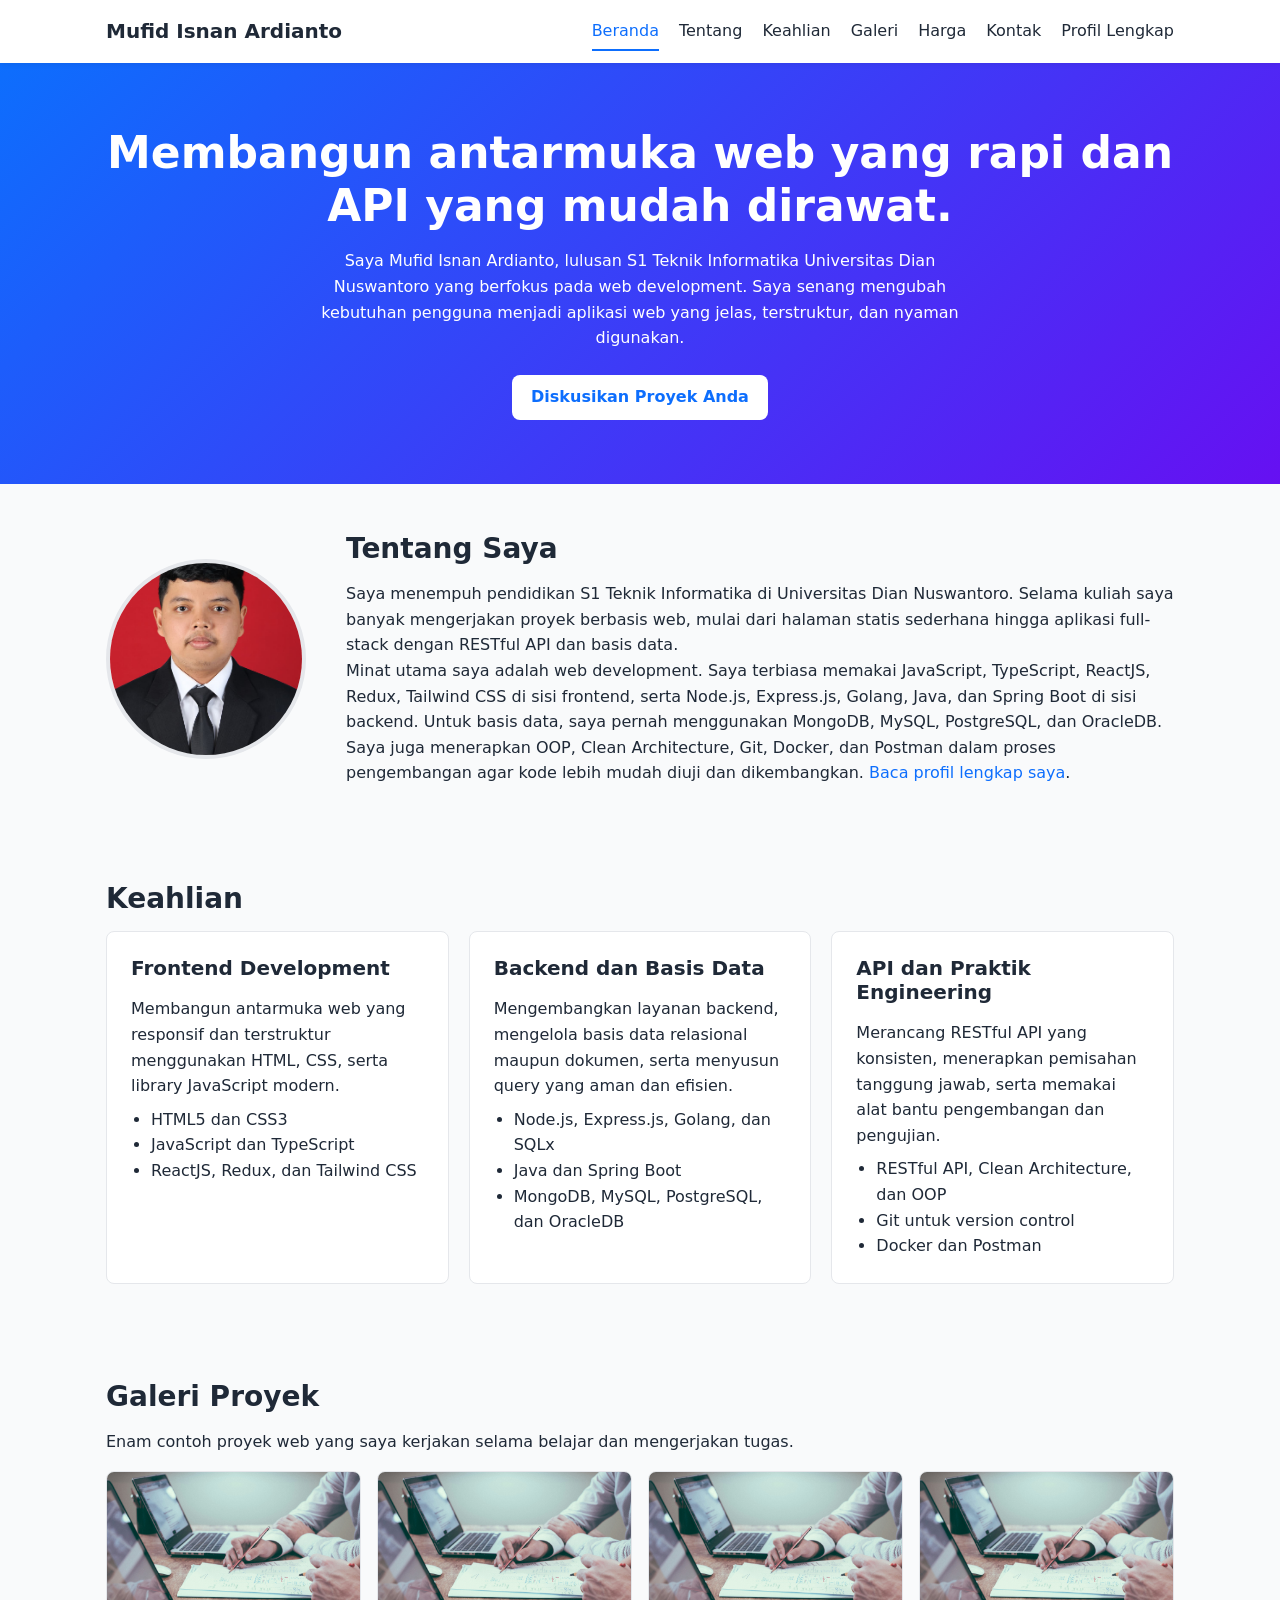
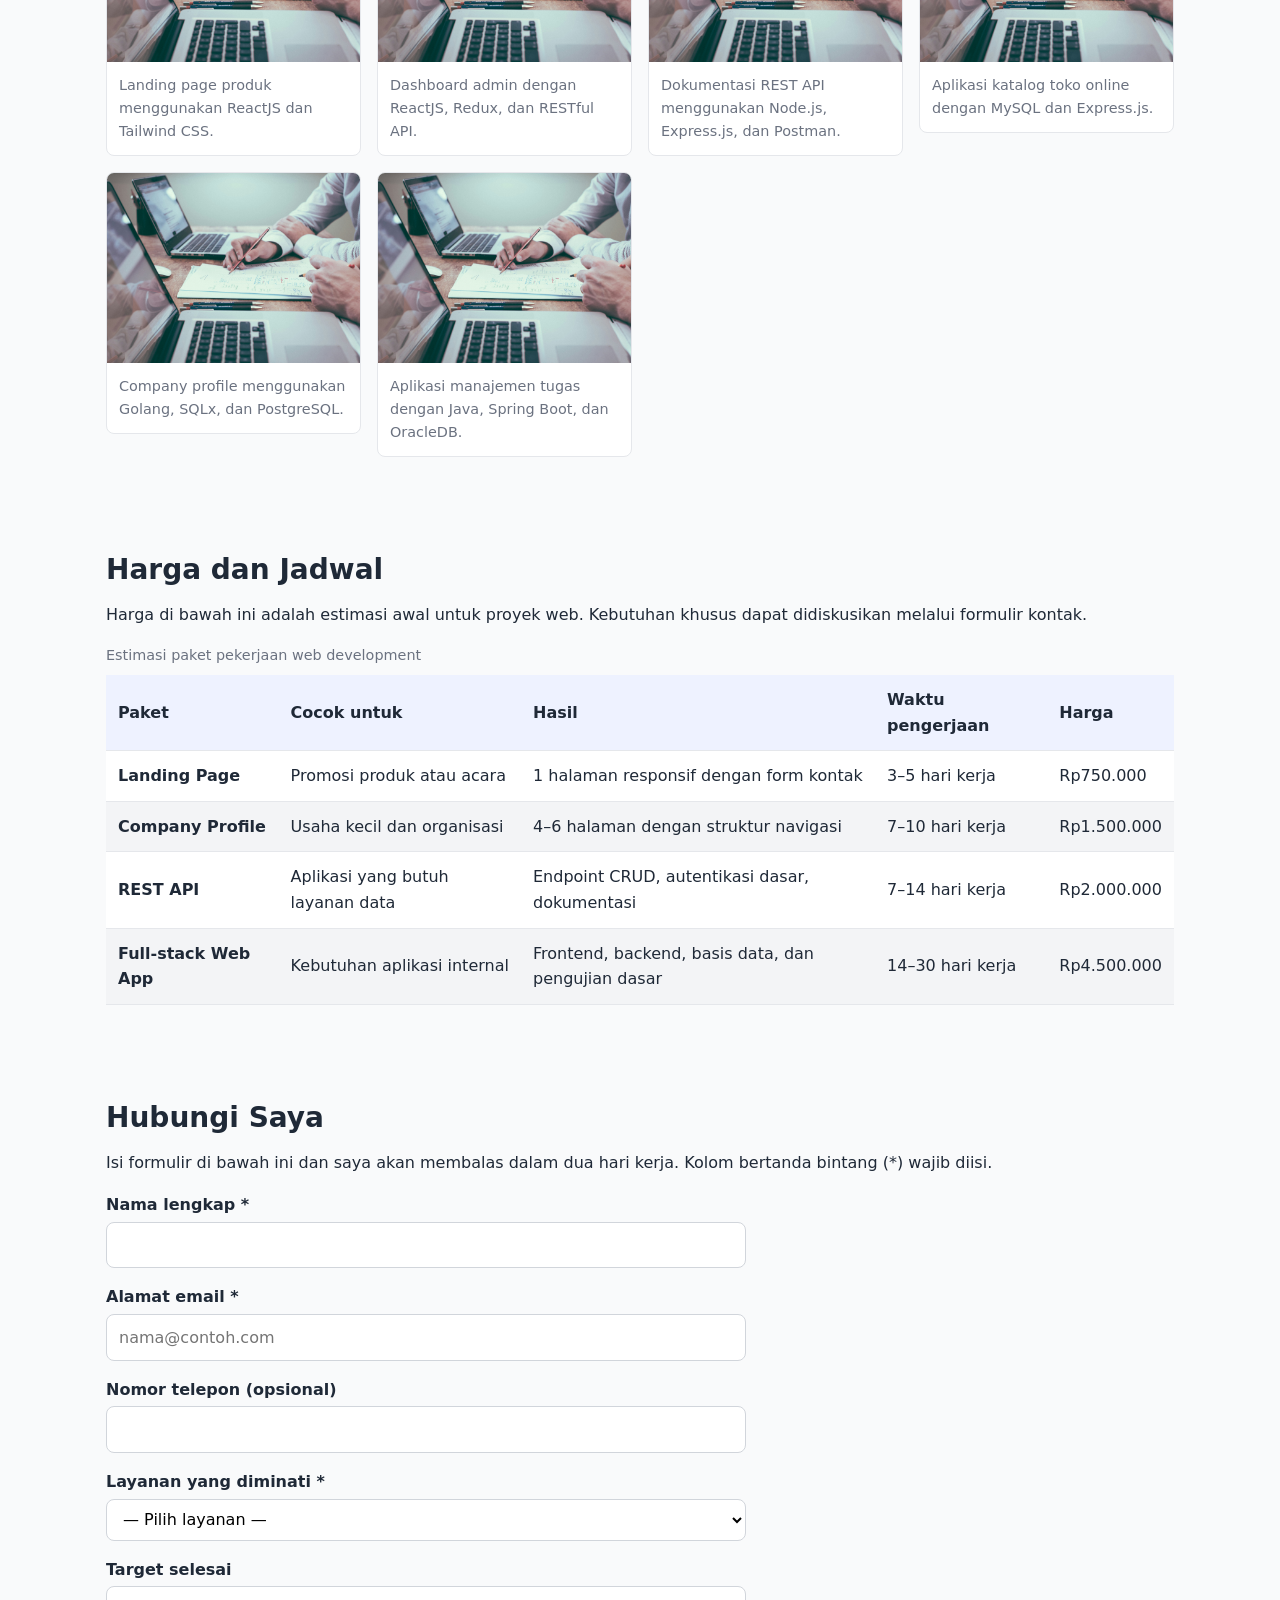
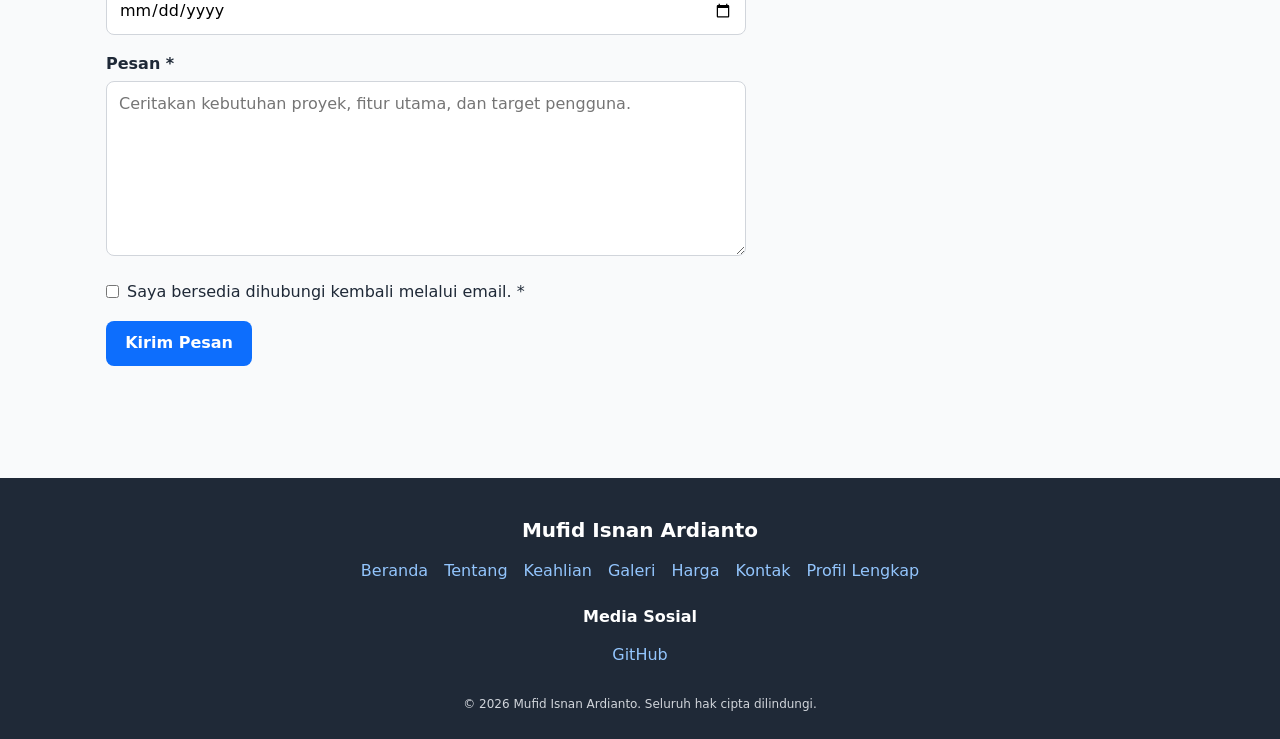
<file: index.html>
<!DOCTYPE html>
<html lang="id">

<head>
  <meta charset="UTF-8">
  <meta name="viewport" content="width=device-width, initial-scale=1.0">
  <title>Mufid Isnan Ardianto — Portofolio Web Developer</title>
  <link rel="stylesheet" href="./css/style.css">
</head>

<body>

  <!-- ================= HEADER ================= -->
  <header class="situs-header">
    <div class="kontainer navbar">
      <a href="index.html" class="logo">Mufid Isnan Ardianto</a>

      <nav aria-label="Navigasi utama">
        <ul class="menu">
          <li><a href="#beranda" class="aktif" aria-current="location">Beranda</a></li>
          <li><a href="#tentang">Tentang</a></li>
          <li><a href="#keahlian">Keahlian</a></li>
          <li><a href="#galeri">Galeri</a></li>
          <li><a href="#harga">Harga</a></li>
          <li><a href="#kontak">Kontak</a></li>
          <li><a href="tentang.html">Profil Lengkap</a></li>
        </ul>
      </nav>
    </div>
  </header>

  <main>

    <!-- ================= HERO ================= -->
    <section id="beranda" class="hero">
      <div class="kontainer">
        <h1>Membangun antarmuka web yang rapi dan API yang mudah dirawat.</h1>
        <p>
          Saya Mufid Isnan Ardianto, lulusan S1 Teknik Informatika Universitas Dian Nuswantoro
          yang berfokus pada web development. Saya senang mengubah kebutuhan pengguna menjadi
          aplikasi web yang jelas, terstruktur, dan nyaman digunakan.
        </p>
        <a href="#kontak" class="tombol">Diskusikan Proyek Anda</a>
      </div>
    </section>

    <!-- ================= TENTANG ================= -->
    <section id="tentang">
      <div class="kontainer tentang-grid">
        <img src="./img/profil.jpg" alt="Mufid Isnan Ardianto di depan laptop dengan editor kode terbuka"
          class="foto-profil" width="200" height="200">

        <div class="tentang-teks">
          <h2>Tentang Saya</h2>
          <p>
            Saya menempuh pendidikan S1 Teknik Informatika di Universitas Dian Nuswantoro.
            Selama kuliah saya banyak mengerjakan proyek berbasis web, mulai dari halaman
            statis sederhana hingga aplikasi full-stack dengan RESTful API dan basis data.
          </p>
          <p>
            Minat utama saya adalah web development. Saya terbiasa memakai JavaScript,
            TypeScript, ReactJS, Redux, Tailwind CSS di sisi frontend, serta Node.js,
            Express.js, Golang, Java, dan Spring Boot di sisi backend. Untuk basis data,
            saya pernah menggunakan MongoDB, MySQL, PostgreSQL, dan OracleDB.
          </p>
          <p>
            Saya juga menerapkan OOP, Clean Architecture, Git, Docker, dan Postman dalam
            proses pengembangan agar kode lebih mudah diuji dan dikembangkan.
            <a href="tentang.html">Baca profil lengkap saya</a>.
          </p>
        </div>
      </div>
    </section>

    <!-- ================= KEAHLIAN ================= -->
    <section id="keahlian">
      <div class="kontainer">
        <h2>Keahlian</h2>

        <div class="grid-kartu">
          <article class="kartu">
            <h3>Frontend Development</h3>
            <p>
              Membangun antarmuka web yang responsif dan terstruktur menggunakan HTML,
              CSS, serta library JavaScript modern.
            </p>
            <ul>
              <li>HTML5 dan CSS3</li>
              <li>JavaScript dan TypeScript</li>
              <li>ReactJS, Redux, dan Tailwind CSS</li>
            </ul>
          </article>

          <article class="kartu">
            <h3>Backend dan Basis Data</h3>
            <p>
              Mengembangkan layanan backend, mengelola basis data relasional maupun
              dokumen, serta menyusun query yang aman dan efisien.
            </p>
            <ul>
              <li>Node.js, Express.js, Golang, dan SQLx</li>
              <li>Java dan Spring Boot</li>
              <li>MongoDB, MySQL, PostgreSQL, dan OracleDB</li>
            </ul>
          </article>

          <article class="kartu">
            <h3>API dan Praktik Engineering</h3>
            <p>
              Merancang RESTful API yang konsisten, menerapkan pemisahan tanggung jawab,
              serta memakai alat bantu pengembangan dan pengujian.
            </p>
            <ul>
              <li>RESTful API, Clean Architecture, dan OOP</li>
              <li>Git untuk version control</li>
              <li>Docker dan Postman</li>
            </ul>
          </article>
        </div>
      </div>
    </section>

    <!-- ================= GALERI ================= -->
    <section id="galeri">
      <div class="kontainer">
        <h2>Galeri Proyek</h2>
        <p>Enam contoh proyek web yang saya kerjakan selama belajar dan mengerjakan tugas.</p>

        <ul class="galeri">
          <li>
            <figure>
              <img src="./img/pict1.jpg" alt="Tangkapan layar landing page produk dengan hero section dan tombol ajakan"
                width="480" height="320">
              <figcaption>Landing page produk menggunakan ReactJS dan Tailwind CSS.</figcaption>
            </figure>
          </li>
          <li>
            <figure>
              <img src="./img/pict1.jpg" alt="Tangkapan layar dashboard admin dengan tabel data dan kartu ringkasan"
                width="480" height="320">
              <figcaption>Dashboard admin dengan ReactJS, Redux, dan RESTful API.</figcaption>
            </figure>
          </li>
          <li>
            <figure>
              <img src="./img/pict1.jpg"
                alt="Dokumentasi REST API yang menampilkan daftar endpoint dan contoh respons JSON" width="480"
                height="320">
              <figcaption>Dokumentasi REST API menggunakan Node.js, Express.js, dan Postman.</figcaption>
            </figure>
          </li>
          <li>
            <figure>
              <img src="./img/pict1.jpg" alt="Halaman katalog toko online dengan daftar produk dan filter kategori"
                width="480" height="320">
              <figcaption>Aplikasi katalog toko online dengan MySQL dan Express.js.</figcaption>
            </figure>
          </li>
          <li>
            <figure>
              <img src="./img/pict1.jpg" alt="Halaman profil perusahaan dengan bagian sambutan dan daftar layanan"
                width="480" height="320">
              <figcaption>Company profile menggunakan Golang, SQLx, dan PostgreSQL.</figcaption>
            </figure>
          </li>
          <li>
            <figure>
              <img src="./img/pict1.jpg" alt="Aplikasi manajemen tugas dengan papan kanban dan kartu tugas" width="480"
                height="320">
              <figcaption>Aplikasi manajemen tugas dengan Java, Spring Boot, dan OracleDB.</figcaption>
            </figure>
          </li>
        </ul>
      </div>
    </section>

    <!-- ================= HARGA ================= -->
    <section id="harga">
      <div class="kontainer">
        <h2>Harga dan Jadwal</h2>
        <p>
          Harga di bawah ini adalah estimasi awal untuk proyek web. Kebutuhan khusus
          dapat didiskusikan melalui formulir kontak.
        </p>

        <div class="tabel-bungkus">
          <table>
            <caption>Estimasi paket pekerjaan web development</caption>
            <thead>
              <tr>
                <th scope="col">Paket</th>
                <th scope="col">Cocok untuk</th>
                <th scope="col">Hasil</th>
                <th scope="col">Waktu pengerjaan</th>
                <th scope="col">Harga</th>
              </tr>
            </thead>
            <tbody>
              <tr>
                <th scope="row">Landing Page</th>
                <td>Promosi produk atau acara</td>
                <td>1 halaman responsif dengan form kontak</td>
                <td>3–5 hari kerja</td>
                <td>Rp750.000</td>
              </tr>
              <tr>
                <th scope="row">Company Profile</th>
                <td>Usaha kecil dan organisasi</td>
                <td>4–6 halaman dengan struktur navigasi</td>
                <td>7–10 hari kerja</td>
                <td>Rp1.500.000</td>
              </tr>
              <tr>
                <th scope="row">REST API</th>
                <td>Aplikasi yang butuh layanan data</td>
                <td>Endpoint CRUD, autentikasi dasar, dokumentasi</td>
                <td>7–14 hari kerja</td>
                <td>Rp2.000.000</td>
              </tr>
              <tr>
                <th scope="row">Full-stack Web App</th>
                <td>Kebutuhan aplikasi internal</td>
                <td>Frontend, backend, basis data, dan pengujian dasar</td>
                <td>14–30 hari kerja</td>
                <td>Rp4.500.000</td>
              </tr>
            </tbody>
          </table>
        </div>
      </div>
    </section>

    <!-- ================= KONTAK ================= -->
    <section id="kontak">
      <div class="kontainer">
        <h2>Hubungi Saya</h2>
        <p>
          Isi formulir di bawah ini dan saya akan membalas dalam dua hari kerja.
          Kolom bertanda bintang (*) wajib diisi.
        </p>

        <form class="form-kontak" method="post" enctype="text/plain">
          <p>
            <label for="nama">Nama lengkap *</label>
            <input type="text" id="nama" name="nama" required minlength="3" maxlength="60" autocomplete="name">
          </p>

          <p>
            <label for="email">Alamat email *</label>
            <input type="email" id="email" name="email" required placeholder="nama@contoh.com" autocomplete="email">
          </p>

          <p>
            <label for="telepon">Nomor telepon (opsional)</label>
            <input type="tel" id="telepon" name="telepon" pattern="[0-9+() -]{8,20}"
              title="Masukkan 8 sampai 20 digit angka, boleh dengan tanda +, spasi, atau tanda hubung.">
          </p>

          <p>
            <label for="layanan">Layanan yang diminati *</label>
            <select id="layanan" name="layanan" required>
              <option value="">— Pilih layanan —</option>
              <option value="landing-page">Landing Page</option>
              <option value="company-profile">Company Profile</option>
              <option value="rest-api">REST API</option>
              <option value="fullstack">Full-stack Web App</option>
            </select>
          </p>

          <p>
            <label for="tenggat">Target selesai</label>
            <input type="date" id="tenggat" name="tenggat" min="2026-01-01">
          </p>

          <p>
            <label for="pesan">Pesan *</label>
            <textarea id="pesan" name="pesan" rows="6" required minlength="20" maxlength="1000"
              placeholder="Ceritakan kebutuhan proyek, fitur utama, dan target pengguna."></textarea>
          </p>

          <p class="form-cek">
            <input type="checkbox" id="setuju" name="setuju" value="ya" required>
            <label for="setuju">Saya bersedia dihubungi kembali melalui email. *</label>
          </p>

          <p>
            <button type="submit">Kirim Pesan</button>
          </p>
        </form>
      </div>
    </section>

  </main>

  <!-- ================= FOOTER ================= -->
  <footer class="situs-footer">
    <div class="kontainer">
      <h2>Mufid Isnan Ardianto</h2>

      <nav aria-label="Navigasi footer">
        <ul class="menu-footer">
          <li><a href="#beranda">Beranda</a></li>
          <li><a href="#tentang">Tentang</a></li>
          <li><a href="#keahlian">Keahlian</a></li>
          <li><a href="#galeri">Galeri</a></li>
          <li><a href="#harga">Harga</a></li>
          <li><a href="#kontak">Kontak</a></li>
          <li><a href="tentang.html">Profil Lengkap</a></li>
        </ul>
      </nav>

      <h3>Media Sosial</h3>
      <ul class="menu-sosmed">
        <li><a href="https://github.com/mufid219" target="_blank" rel="noopener noreferrer">GitHub</a></li>
      </ul>

      <p class="copyright"><small>&copy; 2026 Mufid Isnan Ardianto. Seluruh hak cipta dilindungi.</small></p>
    </div>
  </footer>

</body>

</html>
</file>
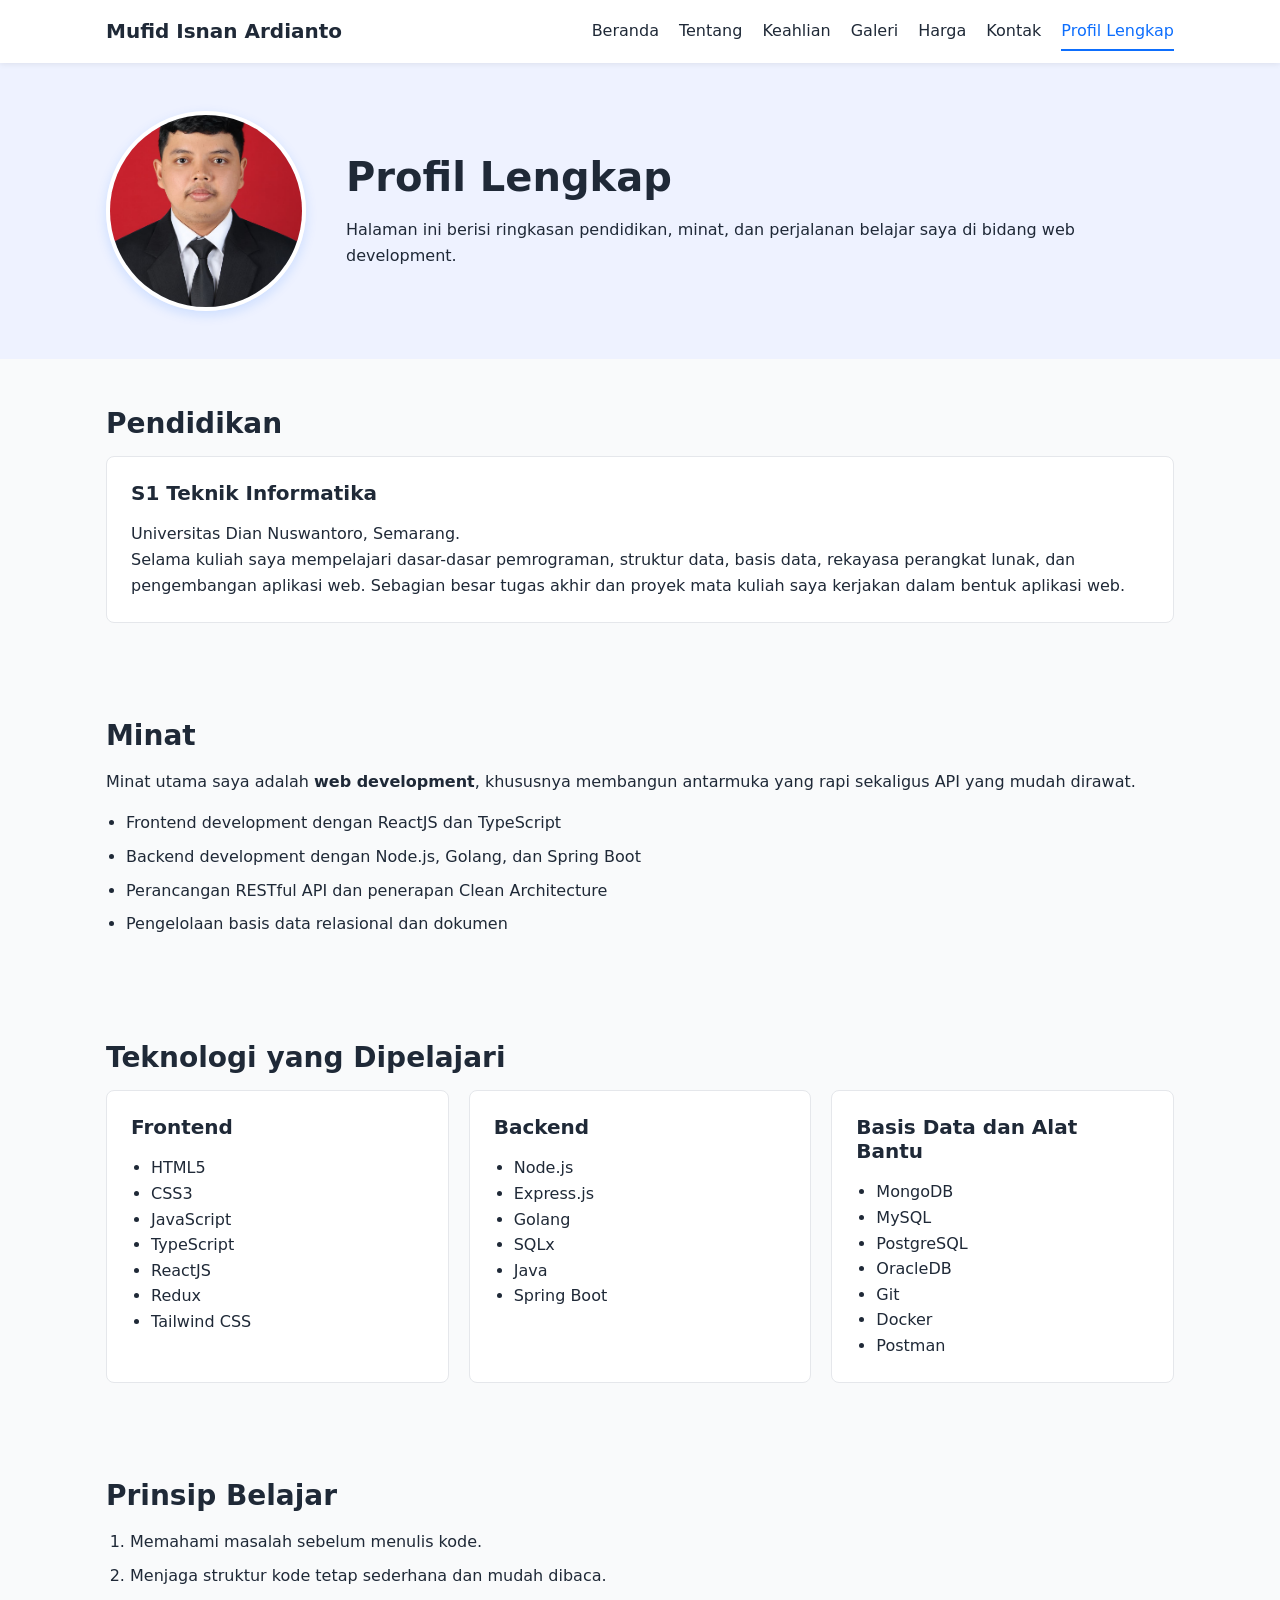
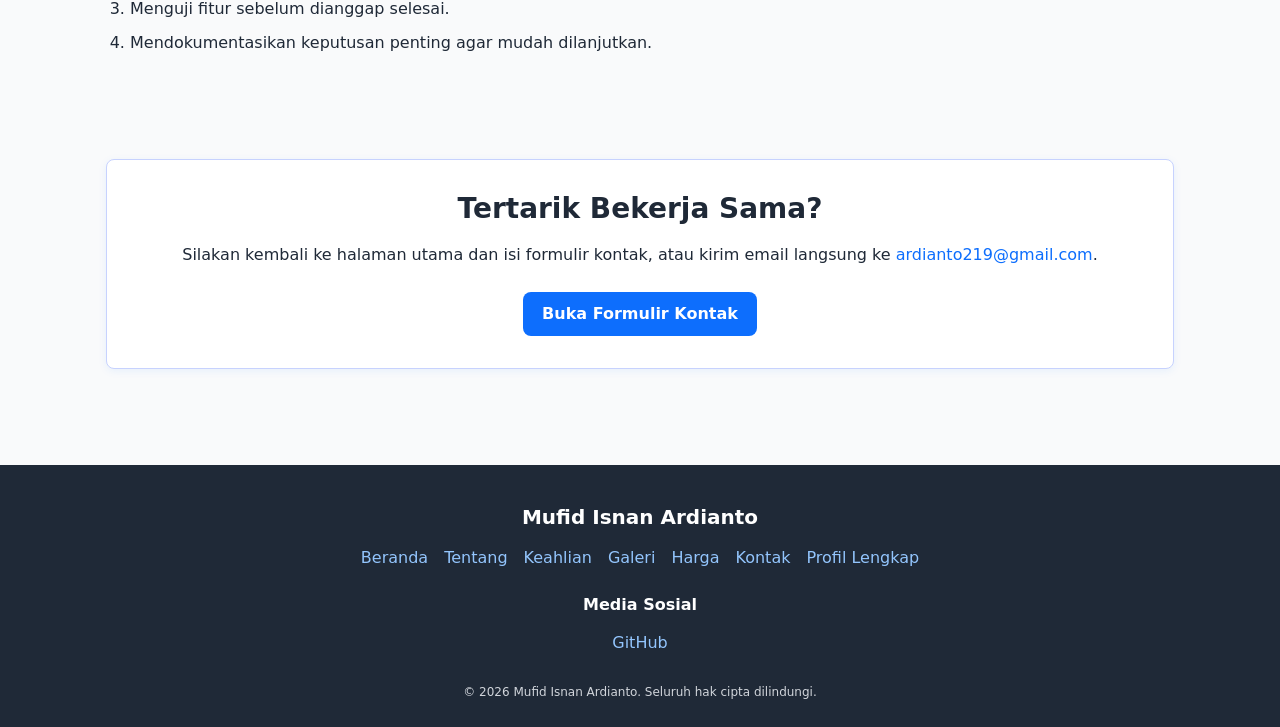
<file: tentang.html>
<!DOCTYPE html>
<html lang="id">

<head>
  <meta charset="UTF-8">
  <meta name="viewport" content="width=device-width, initial-scale=1.0">
  <title>Tentang — Mufid Isnan Ardianto</title>
  <link rel="stylesheet" href="./css/style.css">
</head>

<body>

  <!-- ================= HEADER ================= -->
  <header class="situs-header">
    <div class="kontainer navbar">
      <a href="index.html" class="logo">Mufid Isnan Ardianto</a>

      <nav aria-label="Navigasi utama">
        <ul class="menu">
          <li><a href="index.html">Beranda</a></li>
          <li><a href="index.html#tentang">Tentang</a></li>
          <li><a href="index.html#keahlian">Keahlian</a></li>
          <li><a href="index.html#galeri">Galeri</a></li>
          <li><a href="index.html#harga">Harga</a></li>
          <li><a href="index.html#kontak">Kontak</a></li>
          <li><a href="tentang.html" class="aktif" aria-current="page">Profil Lengkap</a></li>
        </ul>
      </nav>
    </div>
  </header>

  <main>

    <!-- ================= PROFIL HERO ================= -->
    <section class="profil-hero">
      <div class="kontainer profil-hero-grid">
        <img src="./img/profil.jpg" alt="Mufid Isnan Ardianto di depan laptop" class="profil-foto" width="240"
          height="240">

        <div>
          <h1>Profil Lengkap</h1>
          <p>
            Halaman ini berisi ringkasan pendidikan, minat, dan perjalanan belajar
            saya di bidang web development.
          </p>
        </div>
      </div>
    </section>

    <!-- ================= PENDIDIKAN ================= -->
    <section>
      <div class="kontainer">
        <h2>Pendidikan</h2>

        <article class="kartu">
          <h3>S1 Teknik Informatika</h3>
          <p>Universitas Dian Nuswantoro, Semarang.</p>
          <p>
            Selama kuliah saya mempelajari dasar-dasar pemrograman, struktur data,
            basis data, rekayasa perangkat lunak, dan pengembangan aplikasi web.
            Sebagian besar tugas akhir dan proyek mata kuliah saya kerjakan dalam
            bentuk aplikasi web.
          </p>
        </article>
      </div>
    </section>

    <!-- ================= MINAT ================= -->
    <section>
      <div class="kontainer">
        <h2>Minat</h2>
        <p>
          Minat utama saya adalah <strong>web development</strong>, khususnya
          membangun antarmuka yang rapi sekaligus API yang mudah dirawat.
        </p>
        <ul class="daftar-minat">
          <li>Frontend development dengan ReactJS dan TypeScript</li>
          <li>Backend development dengan Node.js, Golang, dan Spring Boot</li>
          <li>Perancangan RESTful API dan penerapan Clean Architecture</li>
          <li>Pengelolaan basis data relasional dan dokumen</li>
        </ul>
      </div>
    </section>

    <!-- ================= TEKNOLOGI ================= -->
    <section>
      <div class="kontainer">
        <h2>Teknologi yang Dipelajari</h2>

        <div class="grid-kartu">
          <article class="kartu">
            <h3>Frontend</h3>
            <ul>
              <li>HTML5</li>
              <li>CSS3</li>
              <li>JavaScript</li>
              <li>TypeScript</li>
              <li>ReactJS</li>
              <li>Redux</li>
              <li>Tailwind CSS</li>
            </ul>
          </article>

          <article class="kartu">
            <h3>Backend</h3>
            <ul>
              <li>Node.js</li>
              <li>Express.js</li>
              <li>Golang</li>
              <li>SQLx</li>
              <li>Java</li>
              <li>Spring Boot</li>
            </ul>
          </article>

          <article class="kartu">
            <h3>Basis Data dan Alat Bantu</h3>
            <ul>
              <li>MongoDB</li>
              <li>MySQL</li>
              <li>PostgreSQL</li>
              <li>OracleDB</li>
              <li>Git</li>
              <li>Docker</li>
              <li>Postman</li>
            </ul>
          </article>
        </div>
      </div>
    </section>

    <!-- ================= PRINSIP ================= -->
    <section>
      <div class="kontainer">
        <h2>Prinsip Belajar</h2>
        <ol class="daftar-prinsip">
          <li>Memahami masalah sebelum menulis kode.</li>
          <li>Menjaga struktur kode tetap sederhana dan mudah dibaca.</li>
          <li>Menguji fitur sebelum dianggap selesai.</li>
          <li>Mendokumentasikan keputusan penting agar mudah dilanjutkan.</li>
        </ol>
      </div>
    </section>

    <!-- ================= CTA KONTAK ================= -->
    <section>
      <div class="kontainer">
        <div class="cta-kontak">
          <h2>Tertarik Bekerja Sama?</h2>
          <p>
            Silakan kembali ke halaman utama dan isi formulir kontak, atau kirim
            email langsung ke
            <a href="mailto:ardianto219@gmail.com">ardianto219@gmail.com</a>.
          </p>
          <a href="index.html#kontak" class="tombol">Buka Formulir Kontak</a>
        </div>
      </div>
    </section>

  </main>

  <!-- ================= FOOTER ================= -->
  <footer class="situs-footer">
    <div class="kontainer">
      <h2>Mufid Isnan Ardianto</h2>

      <nav aria-label="Navigasi footer">
        <ul class="menu-footer">
          <li><a href="index.html">Beranda</a></li>
          <li><a href="index.html#tentang">Tentang</a></li>
          <li><a href="index.html#keahlian">Keahlian</a></li>
          <li><a href="index.html#galeri">Galeri</a></li>
          <li><a href="index.html#harga">Harga</a></li>
          <li><a href="index.html#kontak">Kontak</a></li>
          <li><a href="tentang.html">Profil Lengkap</a></li>
        </ul>
      </nav>

      <h3>Media Sosial</h3>
      <ul class="menu-sosmed">
        <li><a href="https://github.com/mufid219" target="_blank" rel="noopener noreferrer">GitHub</a></li>
      </ul>

      <p class="copyright"><small>&copy; 2026 Mufid Isnan Ardianto. Seluruh hak cipta dilindungi.</small></p>
    </div>
  </footer>

</body>

</html>
</file>
<file: css/style.css>
/* ===== 1. Variabel ===== */
:root {
    --warna-utama: #0d6efd;
    --warna-gelap: #1f2937;
    --warna-terang: #f9fafb;
    --warna-abu: #6b7280;
    --radius: 8px;
    --jarak: 1rem;
    --lebar-maks: 1100px;
}

/* ===== 2. Reset dan dasar ===== */
* {
    box-sizing: border-box;
    margin: 0;
    padding: 0;
}

body {
    font-family: system-ui, -apple-system, 'Segoe UI', sans-serif;
    line-height: 1.6;
    color: var(--warna-gelap);
    background: var(--warna-terang);
}

img {
    max-width: 100%;
    height: auto;
    display: block;
}

a {
    color: var(--warna-utama);
    text-decoration: none;
}

a:hover,
a:focus {
    text-decoration: underline;
}

h1,
h2,
h3 {
    line-height: 1.2;
    margin-bottom: var(--jarak);
}

h2 {
    font-size: 1.75rem;
}

h3 {
    font-size: 1.25rem;
}

/* ===== 3. Layout ===== */
.kontainer {
    max-width: var(--lebar-maks);
    margin: 0 auto;
    padding: 0 var(--jarak);
}

section {
    padding: 3rem 0;
}

/* ===== 4. Header dan navigasi ===== */
.situs-header {
    position: sticky;
    top: 0;
    z-index: 10;
    background: #fff;
    box-shadow: 0 1px 6px rgba(0, 0, 0, 0.08);
}

.navbar {
    display: flex;
    justify-content: space-between;
    align-items: center;
    flex-wrap: wrap;
    gap: var(--jarak);
    padding-top: 0.75rem;
    padding-bottom: 0.75rem;
}

.logo {
    font-weight: 700;
    font-size: 1.25rem;
    color: var(--warna-gelap);
}

.menu {
    display: flex;
    flex-wrap: wrap;
    gap: 1.25rem;
    list-style: none;
}

.menu a {
    display: inline-block;
    padding: 0.35rem 0;
    color: var(--warna-gelap);
}

.menu a:hover {
    color: var(--warna-utama);
    text-decoration: none;
}

.menu a.aktif,
.menu a[aria-current] {
    border-bottom: 2px solid var(--warna-utama);
    color: var(--warna-utama);
}

/* ===== 5. Tombol ===== */
.tombol {
    display: inline-block;
    padding: 0.6rem 1.2rem;
    background: var(--warna-utama);
    color: #fff;
    border-radius: var(--radius);
    font-weight: 600;
    transition: transform 0.2s ease, box-shadow 0.2s ease;
}

.tombol:hover {
    transform: translateY(-2px);
    box-shadow: 0 4px 12px rgba(13, 110, 253, 0.35);
    text-decoration: none;
}

/* ===== 6. Hero (index) ===== */
.hero {
    background: linear-gradient(135deg, var(--warna-utama), #6610f2);
    color: #fff;
    padding: 4rem 0;
    text-align: center;
}

.hero h1 {
    font-size: clamp(1.75rem, 5vw, 2.75rem);
}

.hero p {
    max-width: 640px;
    margin: 0 auto var(--jarak);
}

.hero .tombol {
    background: #fff;
    color: var(--warna-utama);
    margin-top: 0.5rem;
}

.hero .tombol:hover {
    background: #f3f4f6;
}

/* ===== 7. Tentang (section di index) ===== */
.tentang-grid {
    display: grid;
    grid-template-columns: 1fr;
    gap: 2rem;
    align-items: start;
}

.foto-profil {
    width: 200px;
    height: 200px;
    object-fit: cover;
    border-radius: 50%;
    margin: 0 auto;
    border: 4px solid #e5e7eb;
}

/* ===== 8. Keahlian (3 kartu) ===== */
.grid-kartu {
    display: grid;
    grid-template-columns: 1fr;
    gap: 1.25rem;
    margin-top: var(--jarak);
}

.kartu {
    background: #fff;
    padding: 1.5rem;
    border: 1px solid #e5e7eb;
    border-radius: var(--radius);
    transition: transform 0.2s ease, box-shadow 0.2s ease;
}

.kartu:hover {
    transform: translateY(-4px);
    box-shadow: 0 8px 20px rgba(0, 0, 0, 0.1);
}

.kartu ul {
    padding-left: 1.25rem;
    margin-top: 0.5rem;
}

/* ===== 9. Galeri ===== */
.galeri {
    list-style: none;
    display: grid;
    grid-template-columns: repeat(auto-fit, minmax(220px, 1fr));
    gap: 1rem;
    margin-top: var(--jarak);
}

.galeri figure {
    background: #fff;
    border: 1px solid #e5e7eb;
    border-radius: var(--radius);
    overflow: hidden;
    transition: transform 0.2s ease, box-shadow 0.2s ease;
}

.galeri figure:hover {
    transform: translateY(-4px);
    box-shadow: 0 8px 20px rgba(0, 0, 0, 0.1);
}

.galeri img {
    width: 100%;
    aspect-ratio: 4 / 3;
    object-fit: cover;
}

.galeri figcaption {
    padding: 0.75rem;
    font-size: 0.9rem;
    color: var(--warna-abu);
}

/* ===== 10. Tabel ===== */
.tabel-bungkus {
    overflow-x: auto;
    margin-top: var(--jarak);
}

table {
    width: 100%;
    min-width: 600px;
    border-collapse: collapse;
    background: #fff;
}

caption {
    text-align: left;
    font-size: 0.9rem;
    color: var(--warna-abu);
    padding-bottom: 0.5rem;
}

th,
td {
    padding: 0.75rem;
    border-bottom: 1px solid #e5e7eb;
    text-align: left;
}

thead th {
    background: #eef2ff;
}

tbody tr:nth-child(even) {
    background: #f3f4f6;
}

/* ===== 11. Form ===== */
.form-kontak {
    max-width: 640px;
    margin-top: var(--jarak);
}

.form-kontak p {
    margin-bottom: 1rem;
}

label {
    display: block;
    font-weight: 600;
    margin-bottom: 0.25rem;
}

input,
select,
textarea {
    width: 100%;
    padding: 0.6rem 0.75rem;
    border: 1px solid #d1d5db;
    border-radius: var(--radius);
    font: inherit;
    background: #fff;
}

input:focus,
select:focus,
textarea:focus {
    outline: 3px solid rgba(13, 110, 253, 0.35);
    border-color: var(--warna-utama);
}

.form-cek {
    display: flex;
    align-items: center;
    gap: 0.5rem;
}

.form-cek input[type="checkbox"] {
    width: auto;
    margin: 0;
}

.form-cek label {
    display: inline;
    margin-bottom: 0;
    font-weight: normal;
}

button {
    padding: 0.6rem 1.2rem;
    border: 0;
    border-radius: var(--radius);
    background: var(--warna-utama);
    color: #fff;
    font: inherit;
    font-weight: 600;
    cursor: pointer;
    transition: background 0.2s ease;
}

button:hover {
    background: #0b5ed7;
}

/* ===== 12. Footer ===== */
.situs-footer {
    background: var(--warna-gelap);
    color: #fff;
    text-align: center;
    padding: 2.5rem 0 1.5rem;
    margin-top: 3rem;
}

.situs-footer h2 {
    font-size: 1.25rem;
}

.situs-footer h3 {
    font-size: 1rem;
    margin-top: 1.5rem;
}

.situs-footer a {
    color: #93c5fd;
}

.situs-footer a:hover {
    text-decoration: underline;
}

.menu-footer,
.menu-sosmed {
    list-style: none;
    display: flex;
    flex-wrap: wrap;
    justify-content: center;
    gap: 1rem;
    margin: 1rem 0;
}

.copyright {
    margin-top: 1.5rem;
    font-size: 0.9rem;
    color: #d1d5db;
}

/* ===== 13. Responsif umum ===== */
@media (min-width: 768px) {
    .grid-kartu {
        grid-template-columns: repeat(3, 1fr);
    }

    .tentang-grid {
        grid-template-columns: 200px 1fr;
        gap: 2.5rem;
        align-items: center;
    }

    .foto-profil {
        margin: 0;
    }
}

@media (max-width: 767px) {
    .navbar {
        flex-direction: column;
        align-items: flex-start;
    }

    .menu {
        flex-direction: column;
        gap: 0.5rem;
        width: 100%;
    }
}

/* ===== 14. Halaman Tentang (tentang.html) ===== */
.profil-hero {
    background: #eef2ff;
    padding: 3rem 0;
}

.profil-hero-grid {
    display: grid;
    grid-template-columns: 1fr;
    gap: 2rem;
    align-items: center;
    text-align: center;
}

.profil-hero h1 {
    font-size: clamp(1.75rem, 5vw, 2.5rem);
}

.profil-foto {
    width: 200px;
    height: 200px;
    object-fit: cover;
    border-radius: 50%;
    margin: 0 auto;
    border: 4px solid #fff;
    box-shadow: 0 4px 12px rgba(13, 110, 253, 0.15);
}

.daftar-minat {
    padding-left: 1.25rem;
    margin-top: var(--jarak);
}

.daftar-minat li {
    margin-bottom: 0.5rem;
}

.daftar-prinsip {
    padding-left: 1.5rem;
    margin-top: var(--jarak);
}

.daftar-prinsip li {
    margin-bottom: 0.5rem;
}

.cta-kontak {
    background: #fff;
    border: 1px solid #c7d2fe;
    border-radius: var(--radius);
    padding: 2rem 1.5rem;
    text-align: center;
    box-shadow: 0 2px 8px rgba(13, 110, 253, 0.08);
}

.cta-kontak p {
    margin-bottom: var(--jarak);
}

.cta-kontak .tombol {
    margin-top: 0.5rem;
}

@media (min-width: 768px) {
    .profil-hero-grid {
        grid-template-columns: 200px 1fr;
        text-align: left;
        gap: 2.5rem;
    }

    .profil-foto {
        margin: 0;
    }
}
</file>
